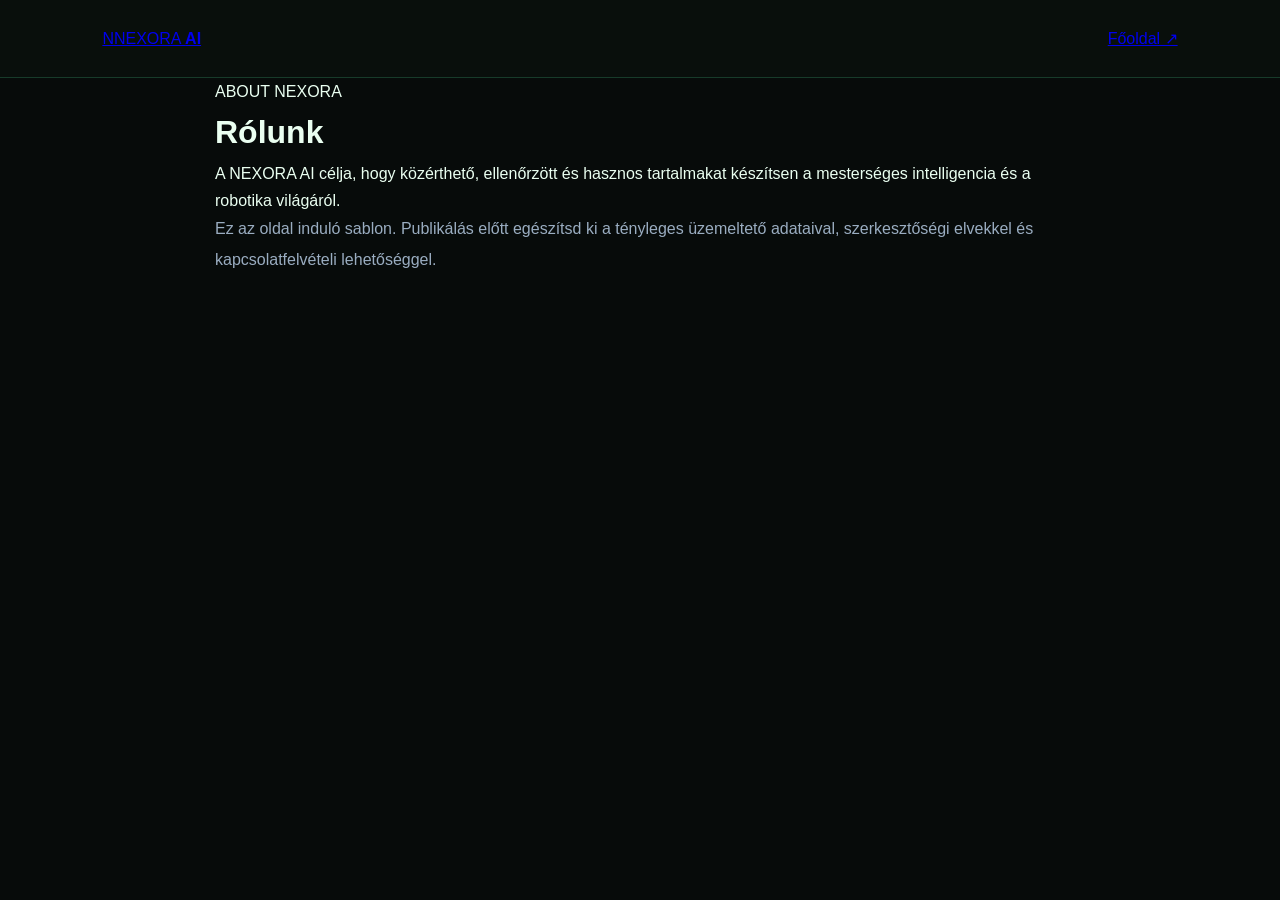
<file: about.html>
<!doctype html><html lang="hu"><head><meta charset="utf-8"><meta name="viewport" content="width=device-width,initial-scale=1"><title>Rólunk — NEXORA AI</title><link rel="stylesheet" href="styles.css"></head><body><header class="site-header"><a class="brand" href="index.html"><span class="brand-mark">N</span><span>NEXORA <b>AI</b></span></a><a class="header-cta" href="index.html">Főoldal ↗</a></header><main class="section" style="max-width:850px;margin:auto"><p class="eyebrow">ABOUT NEXORA</p><h1>Rólunk</h1><p class="hero-lead">A NEXORA AI célja, hogy közérthető, ellenőrzött és hasznos tartalmakat készítsen a mesterséges intelligencia és a robotika világáról.</p><p style="color:#9aadc1;line-height:1.9">Ez az oldal induló sablon. Publikálás előtt egészítsd ki a tényleges üzemeltető adataival, szerkesztőségi elvekkel és kapcsolatfelvételi lehetőséggel.</p></main></body></html>
</file>
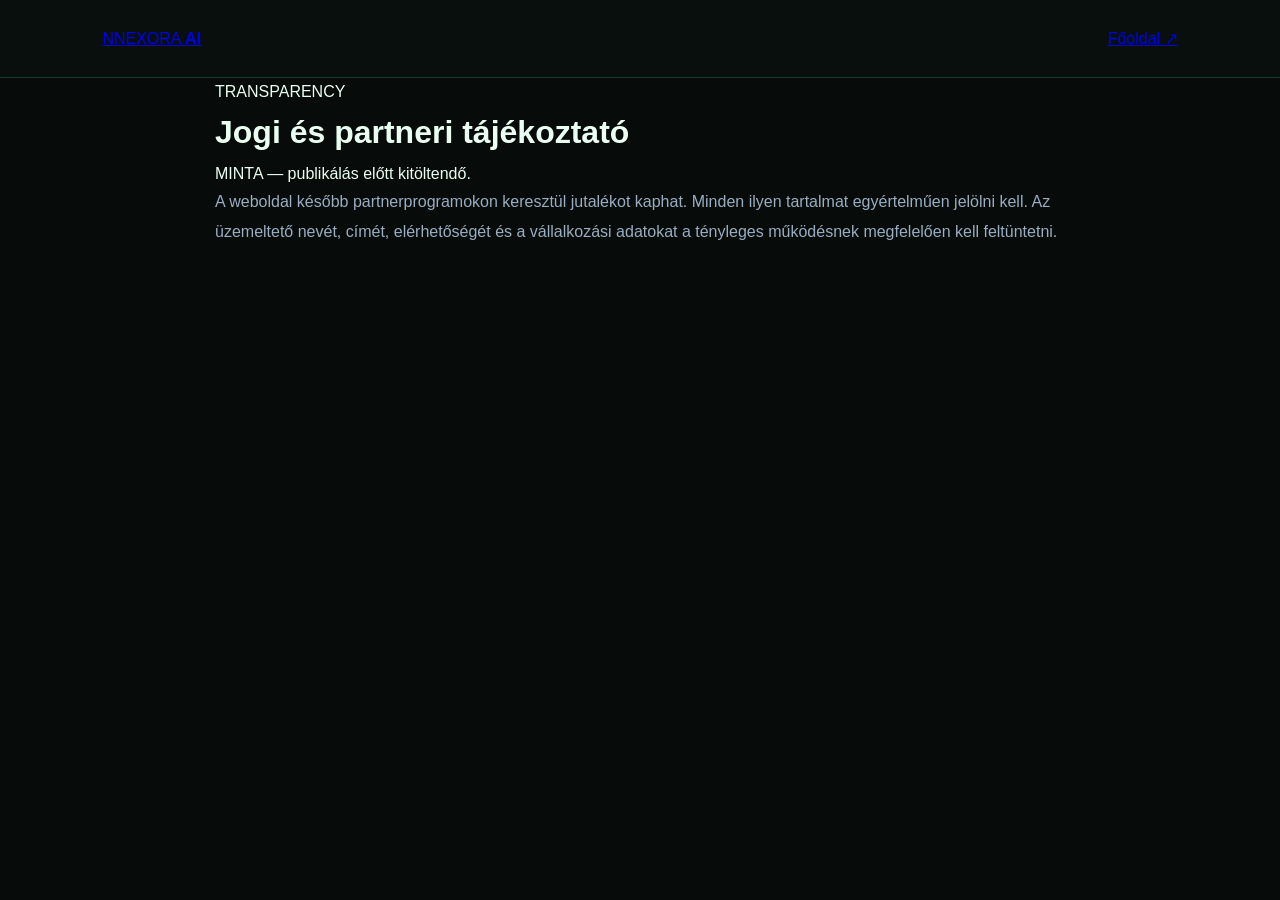
<file: disclosure.html>
<!doctype html><html lang="hu"><head><meta charset="utf-8"><meta name="viewport" content="width=device-width,initial-scale=1"><title>Jogi tájékoztató — NEXORA AI</title><link rel="stylesheet" href="styles.css"></head><body><header class="site-header"><a class="brand" href="index.html"><span class="brand-mark">N</span><span>NEXORA <b>AI</b></span></a><a class="header-cta" href="index.html">Főoldal ↗</a></header><main class="section" style="max-width:850px;margin:auto"><p class="eyebrow">TRANSPARENCY</p><h1>Jogi és partneri tájékoztató</h1><p class="hero-lead">MINTA — publikálás előtt kitöltendő.</p><p style="color:#9aadc1;line-height:1.9">A weboldal később partnerprogramokon keresztül jutalékot kaphat. Minden ilyen tartalmat egyértelműen jelölni kell. Az üzemeltető nevét, címét, elérhetőségét és a vállalkozási adatokat a tényleges működésnek megfelelően kell feltüntetni.</p></main></body></html>
</file>
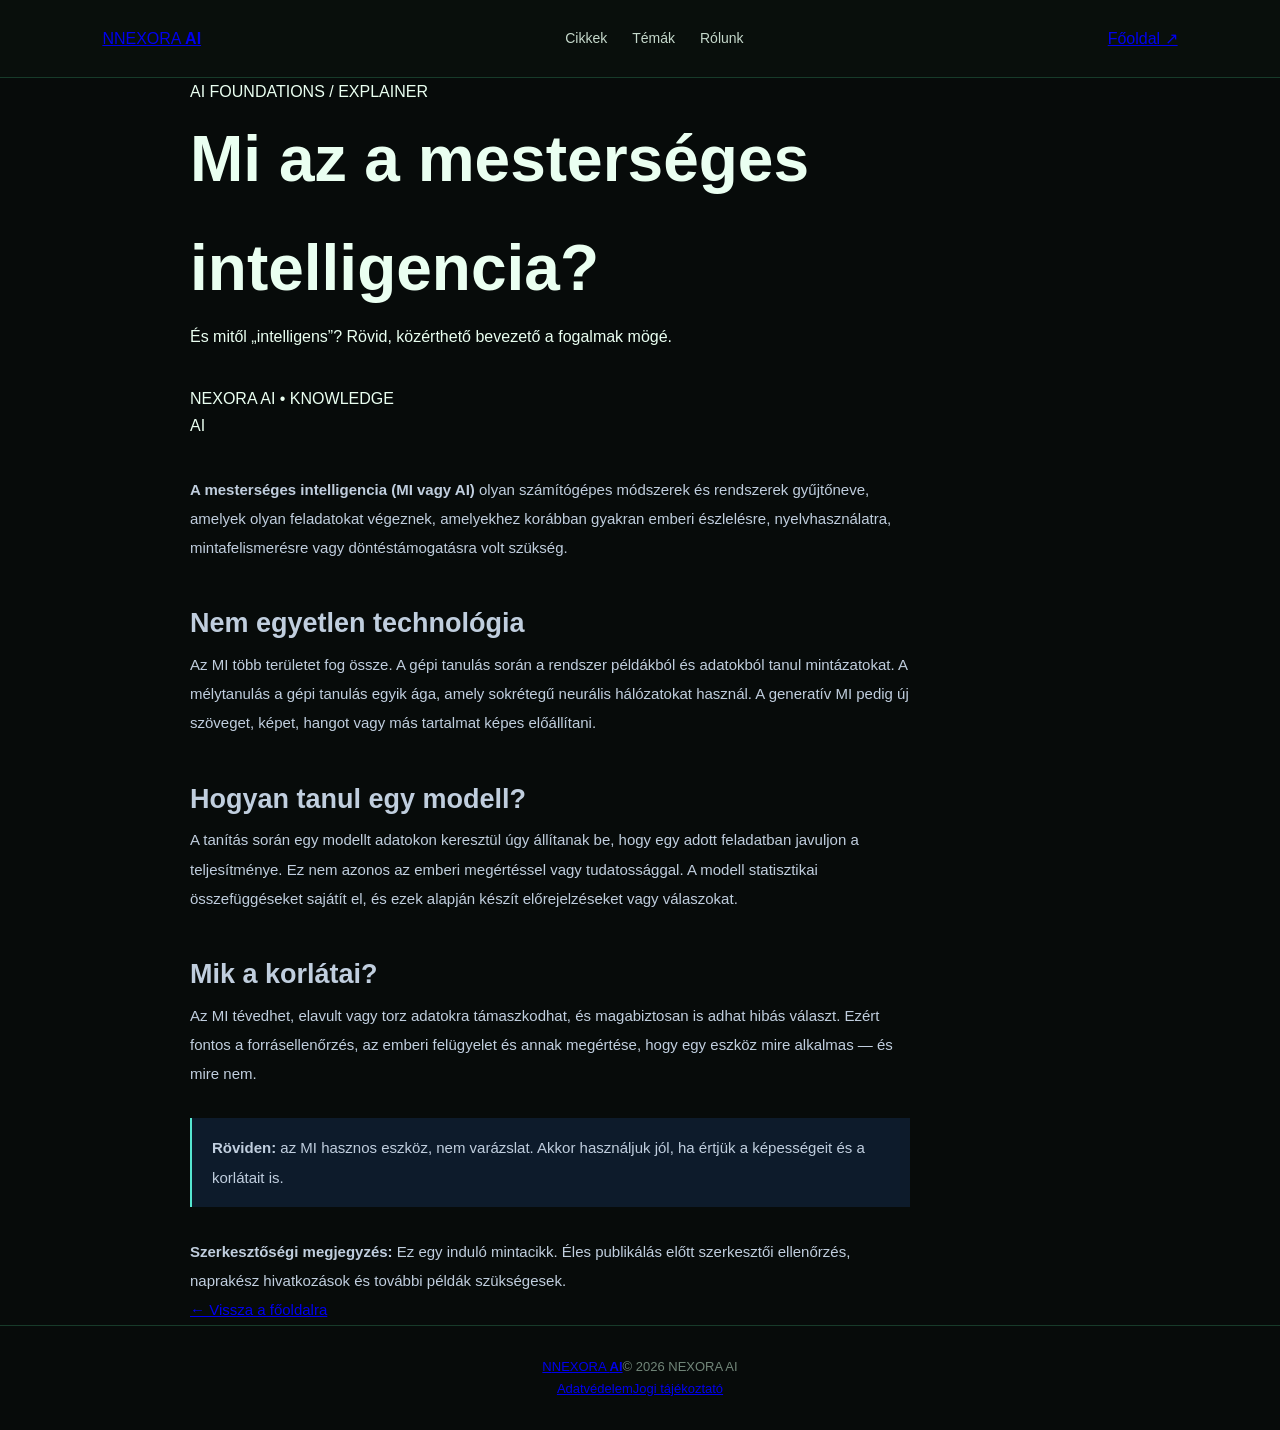
<file: mi-az-a-mesterseges-intelligencia.html>
<!doctype html>
<html lang="hu"><head><meta charset="utf-8"><meta name="viewport" content="width=device-width,initial-scale=1"><title>Mi az a mesterséges intelligencia? — NEXORA AI</title><meta name="description" content="Közérthető bevezető a mesterséges intelligenciába: modellek, tanítás és korlátok."><link rel="stylesheet" href="../styles.css"></head>
<body><header class="site-header"><a class="brand" href="../index.html"><span class="brand-mark">N</span><span>NEXORA <b>AI</b></span></a><nav><a href="../index.html#latest">Cikkek</a><a href="../index.html#topics">Témák</a><a href="../index.html#about">Rólunk</a></nav><a class="header-cta" href="../index.html">Főoldal ↗</a></header>
<main class="section" style="max-width:900px;margin:auto"><p class="eyebrow">AI FOUNDATIONS / EXPLAINER</p><h1 style="font-size:clamp(38px,6vw,64px)">Mi az a mesterséges intelligencia?</h1><p class="hero-lead">És mitől „intelligens”? Rövid, közérthető bevezető a fogalmak mögé.</p><div class="article-visual visual-ai" style="margin:35px 0"><span class="visual-label">NEXORA AI • KNOWLEDGE</span><div class="visual-orb">AI</div></div>
<div style="max-width:720px;color:#c0cede;line-height:1.95;font-size:15px">
<p><strong>A mesterséges intelligencia (MI vagy AI)</strong> olyan számítógépes módszerek és rendszerek gyűjtőneve, amelyek olyan feladatokat végeznek, amelyekhez korábban gyakran emberi észlelésre, nyelvhasználatra, mintafelismerésre vagy döntéstámogatásra volt szükség.</p>
<h2 style="font-size:27px;margin-top:35px">Nem egyetlen technológia</h2><p>Az MI több területet fog össze. A gépi tanulás során a rendszer példákból és adatokból tanul mintázatokat. A mélytanulás a gépi tanulás egyik ága, amely sokrétegű neurális hálózatokat használ. A generatív MI pedig új szöveget, képet, hangot vagy más tartalmat képes előállítani.</p>
<h2 style="font-size:27px;margin-top:35px">Hogyan tanul egy modell?</h2><p>A tanítás során egy modellt adatokon keresztül úgy állítanak be, hogy egy adott feladatban javuljon a teljesítménye. Ez nem azonos az emberi megértéssel vagy tudatossággal. A modell statisztikai összefüggéseket sajátít el, és ezek alapján készít előrejelzéseket vagy válaszokat.</p>
<h2 style="font-size:27px;margin-top:35px">Mik a korlátai?</h2><p>Az MI tévedhet, elavult vagy torz adatokra támaszkodhat, és magabiztosan is adhat hibás választ. Ezért fontos a forrásellenőrzés, az emberi felügyelet és annak megértése, hogy egy eszköz mire alkalmas — és mire nem.</p>
<div style="border-left:2px solid #55e6d0;padding:15px 20px;background:#0d1b2b;margin:30px 0"><strong>Röviden:</strong> az MI hasznos eszköz, nem varázslat. Akkor használjuk jól, ha értjük a képességeit és a korlátait is.</div>
<p><strong>Szerkesztőségi megjegyzés:</strong> Ez egy induló mintacikk. Éles publikálás előtt szerkesztői ellenőrzés, naprakész hivatkozások és további példák szükségesek.</p><p><a class="read-link" href="../index.html">← Vissza a főoldalra</a></p></div></main>
<footer><a class="brand" href="../index.html"><span class="brand-mark">N</span><span>NEXORA <b>AI</b></span></a><span>© 2026 NEXORA AI</span><div><a href="../privacy.html">Adatvédelem</a><a href="../disclosure.html">Jogi tájékoztató</a></div></footer></body></html>
</file>
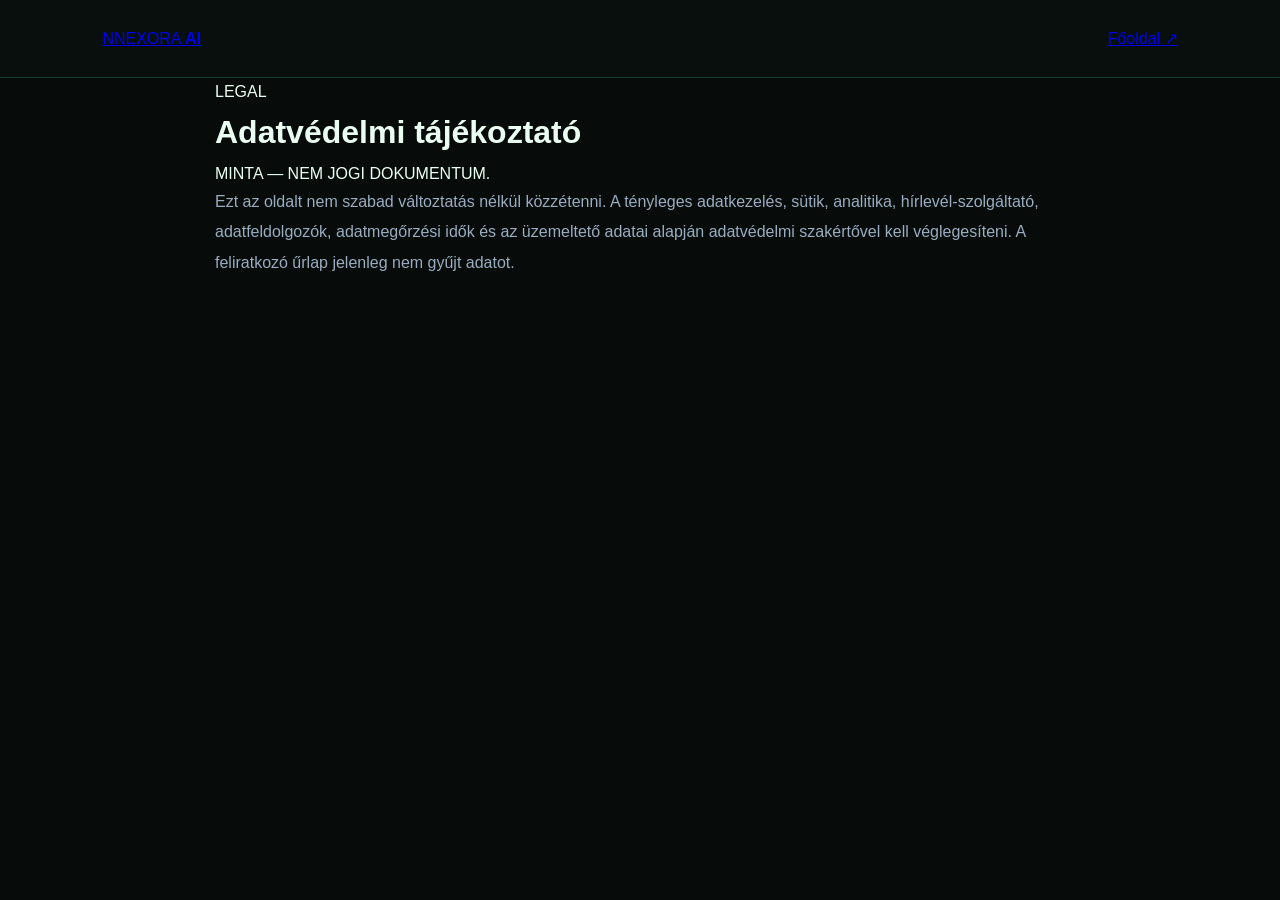
<file: privacy.html>
<!doctype html><html lang="hu"><head><meta charset="utf-8"><meta name="viewport" content="width=device-width,initial-scale=1"><title>Adatvédelem — NEXORA AI</title><link rel="stylesheet" href="styles.css"></head><body><header class="site-header"><a class="brand" href="index.html"><span class="brand-mark">N</span><span>NEXORA <b>AI</b></span></a><a class="header-cta" href="index.html">Főoldal ↗</a></header><main class="section" style="max-width:850px;margin:auto"><p class="eyebrow">LEGAL</p><h1>Adatvédelmi tájékoztató</h1><p class="hero-lead">MINTA — NEM JOGI DOKUMENTUM.</p><p style="color:#9aadc1;line-height:1.9">Ezt az oldalt nem szabad változtatás nélkül közzétenni. A tényleges adatkezelés, sütik, analitika, hírlevél-szolgáltató, adatfeldolgozók, adatmegőrzési idők és az üzemeltető adatai alapján adatvédelmi szakértővel kell véglegesíteni. A feliratkozó űrlap jelenleg nem gyűjt adatot.</p></main></body></html>
</file>
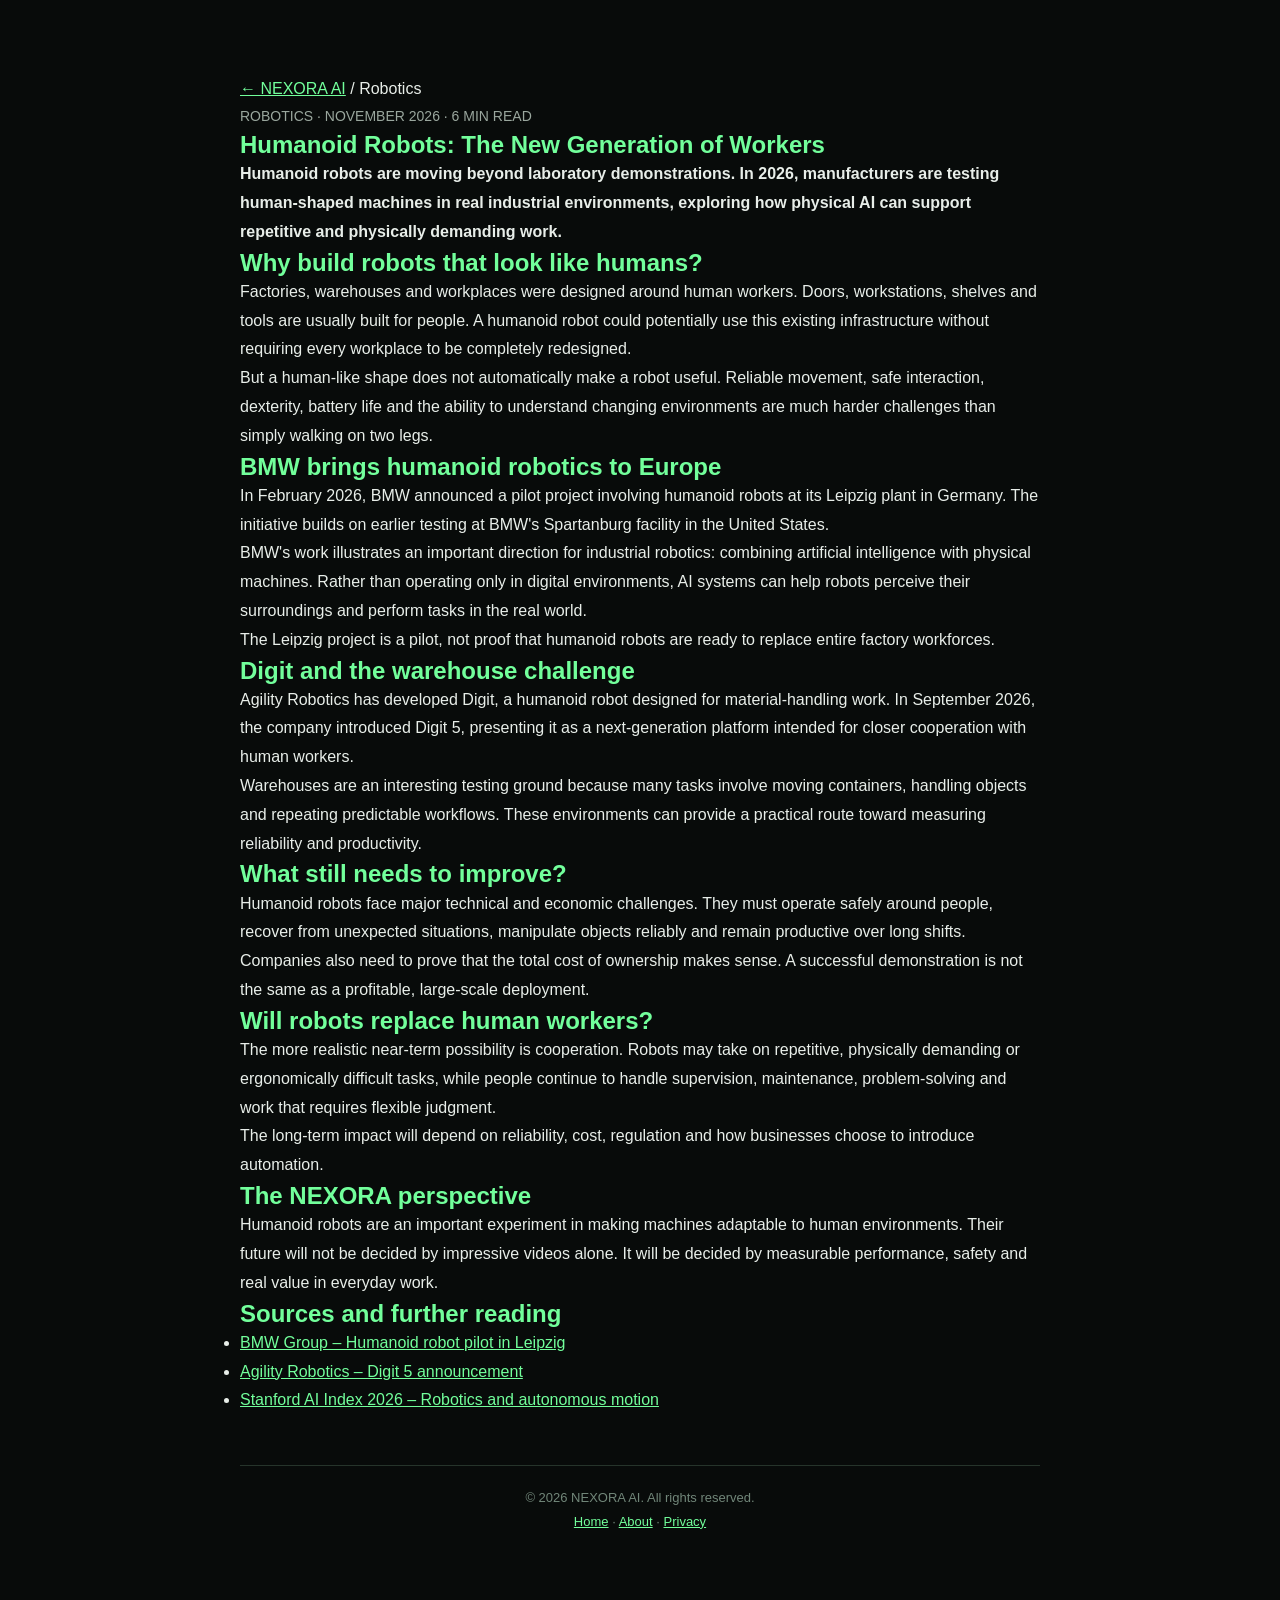
<file: articles/humanoid-robots-new-generation.html>
<!DOCTYPE html>
<html lang="en">
<head>
<meta charset="UTF-8">
<meta name="viewport" content="width=device-width, initial-scale=1.0">
<title>Humanoid Robots: The New Generation of Workers | NEXORA AI</title>
<meta name="description" content="Discover how humanoid robots are entering factories and warehouses, with real-world examples from BMW and Agility Robotics in 2026.">
<meta name="robots" content="index, follow">
<link rel="stylesheet" href="../styles.css">
<style>
body{background:#080b0a;color:#e8eee9;font-family:Arial,sans-serif;line-height:1.8;margin:0}
article{max-width:850px;margin:50px auto;padding:25px}
h1,h2{color:#72ff9b;line-height:1.3}
a{color:#72ff9b}
.meta{color:#9aa79e;font-size:14px}
.hero{width:100%;border-radius:12px;margin:20px 0}
footer{border-top:1px solid #26342b;margin-top:50px;padding-top:20px}
</style>

<!-- NEXORA SEO START -->
<link rel="canonical" href="https://csabaviski822-hub.github.io/nexora-ai/articles/humanoid-robots-new-generation.html">
<meta property="og:type" content="article">
<meta property="og:site_name" content="NEXORA AI">
<meta property="og:title" content="Humanoid Robots: The New Generation of Workers | NEXORA AI">
<meta property="og:description" content="Discover how humanoid robots are entering factories and warehouses, with real-world examples from BMW and Agility Robotics in 2026.">
<meta property="og:url" content="https://csabaviski822-hub.github.io/nexora-ai/articles/humanoid-robots-new-generation.html">
<meta name="twitter:card" content="summary">
<meta name="twitter:title" content="Humanoid Robots: The New Generation of Workers | NEXORA AI">
<meta name="twitter:description" content="Discover how humanoid robots are entering factories and warehouses, with real-world examples from BMW and Agility Robotics in 2026.">
<script type="application/ld+json">
{
  "@context": "https://schema.org",
  "@type": "BlogPosting",
  "headline": "Humanoid Robots: The New Generation of Workers | NEXORA AI",
  "description": "Discover how humanoid robots are entering factories and warehouses, with real-world examples from BMW and Agility Robotics in 2026.",
  "mainEntityOfPage": {
    "@type": "WebPage",
    "@id": "https://csabaviski822-hub.github.io/nexora-ai/articles/humanoid-robots-new-generation.html"
  },
  "publisher": {
    "@type": "Organization",
    "name": "NEXORA AI",
    "url": "https://csabaviski822-hub.github.io/nexora-ai/"
  }
}
</script>
<!-- NEXORA SEO END -->

</head>
<body>
<article>
<p><a href="../index.html">← NEXORA AI</a> / Robotics</p>
<p class="meta">ROBOTICS · NOVEMBER 2026 · 6 MIN READ</p>

<h1>Humanoid Robots: The New Generation of Workers</h1>
<p><strong>Humanoid robots are moving beyond laboratory demonstrations. In 2026, manufacturers are testing human-shaped machines in real industrial environments, exploring how physical AI can support repetitive and physically demanding work.</strong></p>

<h2>Why build robots that look like humans?</h2>
<p>Factories, warehouses and workplaces were designed around human workers. Doors, workstations, shelves and tools are usually built for people. A humanoid robot could potentially use this existing infrastructure without requiring every workplace to be completely redesigned.</p>
<p>But a human-like shape does not automatically make a robot useful. Reliable movement, safe interaction, dexterity, battery life and the ability to understand changing environments are much harder challenges than simply walking on two legs.</p>

<h2>BMW brings humanoid robotics to Europe</h2>
<p>In February 2026, BMW announced a pilot project involving humanoid robots at its Leipzig plant in Germany. The initiative builds on earlier testing at BMW's Spartanburg facility in the United States.</p>
<p>BMW's work illustrates an important direction for industrial robotics: combining artificial intelligence with physical machines. Rather than operating only in digital environments, AI systems can help robots perceive their surroundings and perform tasks in the real world.</p>
<p>The Leipzig project is a pilot, not proof that humanoid robots are ready to replace entire factory workforces.</p>

<h2>Digit and the warehouse challenge</h2>
<p>Agility Robotics has developed Digit, a humanoid robot designed for material-handling work. In September 2026, the company introduced Digit 5, presenting it as a next-generation platform intended for closer cooperation with human workers.</p>
<p>Warehouses are an interesting testing ground because many tasks involve moving containers, handling objects and repeating predictable workflows. These environments can provide a practical route toward measuring reliability and productivity.</p>

<h2>What still needs to improve?</h2>
<p>Humanoid robots face major technical and economic challenges. They must operate safely around people, recover from unexpected situations, manipulate objects reliably and remain productive over long shifts.</p>
<p>Companies also need to prove that the total cost of ownership makes sense. A successful demonstration is not the same as a profitable, large-scale deployment.</p>

<h2>Will robots replace human workers?</h2>
<p>The more realistic near-term possibility is cooperation. Robots may take on repetitive, physically demanding or ergonomically difficult tasks, while people continue to handle supervision, maintenance, problem-solving and work that requires flexible judgment.</p>
<p>The long-term impact will depend on reliability, cost, regulation and how businesses choose to introduce automation.</p>

<h2>The NEXORA perspective</h2>
<p>Humanoid robots are an important experiment in making machines adaptable to human environments. Their future will not be decided by impressive videos alone. It will be decided by measurable performance, safety and real value in everyday work.</p>

<h2>Sources and further reading</h2>
<ul>
<li><a href="https://www.press.bmwgroup.com/global/article/detail/T0455864EN/bmw-group-to-deploy-humanoid-robots-in-production-in-germany-for" target="_blank" rel="noopener">BMW Group – Humanoid robot pilot in Leipzig</a></li>
<li><a href="https://www.agilityrobotics.com/content/agility-unveils-digit-5-humanoid-robot-built-for-cooperatively-safe-work-at-scale" target="_blank" rel="noopener">Agility Robotics – Digit 5 announcement</a></li>
<li><a href="https://hai.stanford.edu/assets/files/ai_index_report_2026_chapter_2_technical.pdf" target="_blank" rel="noopener">Stanford AI Index 2026 – Robotics and autonomous motion</a></li>
</ul>

<footer>
<p>© 2026 NEXORA AI. All rights reserved.</p>
<p><a href="../index.html">Home</a> · <a href="../about.html">About</a> · <a href="../privacy.html">Privacy</a></p>
</footer>
</article>
</body>
</html>
</file>
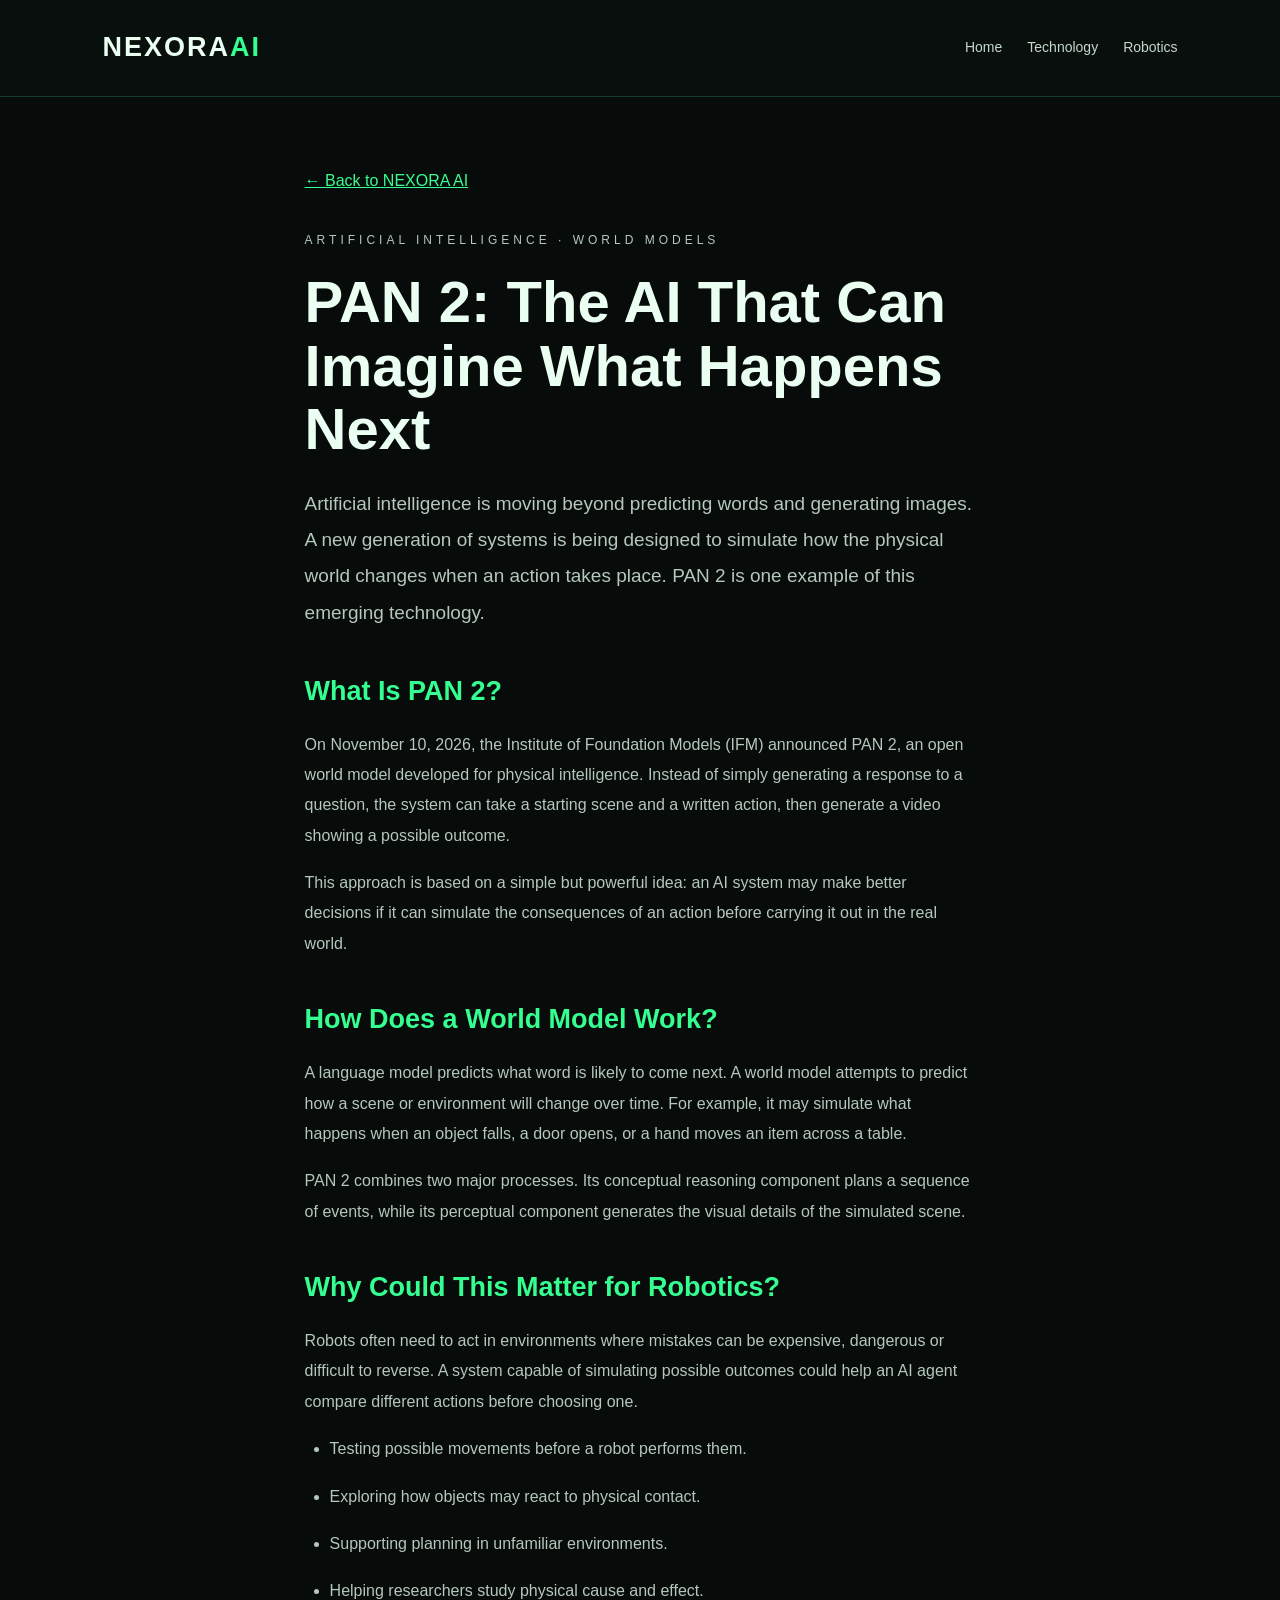
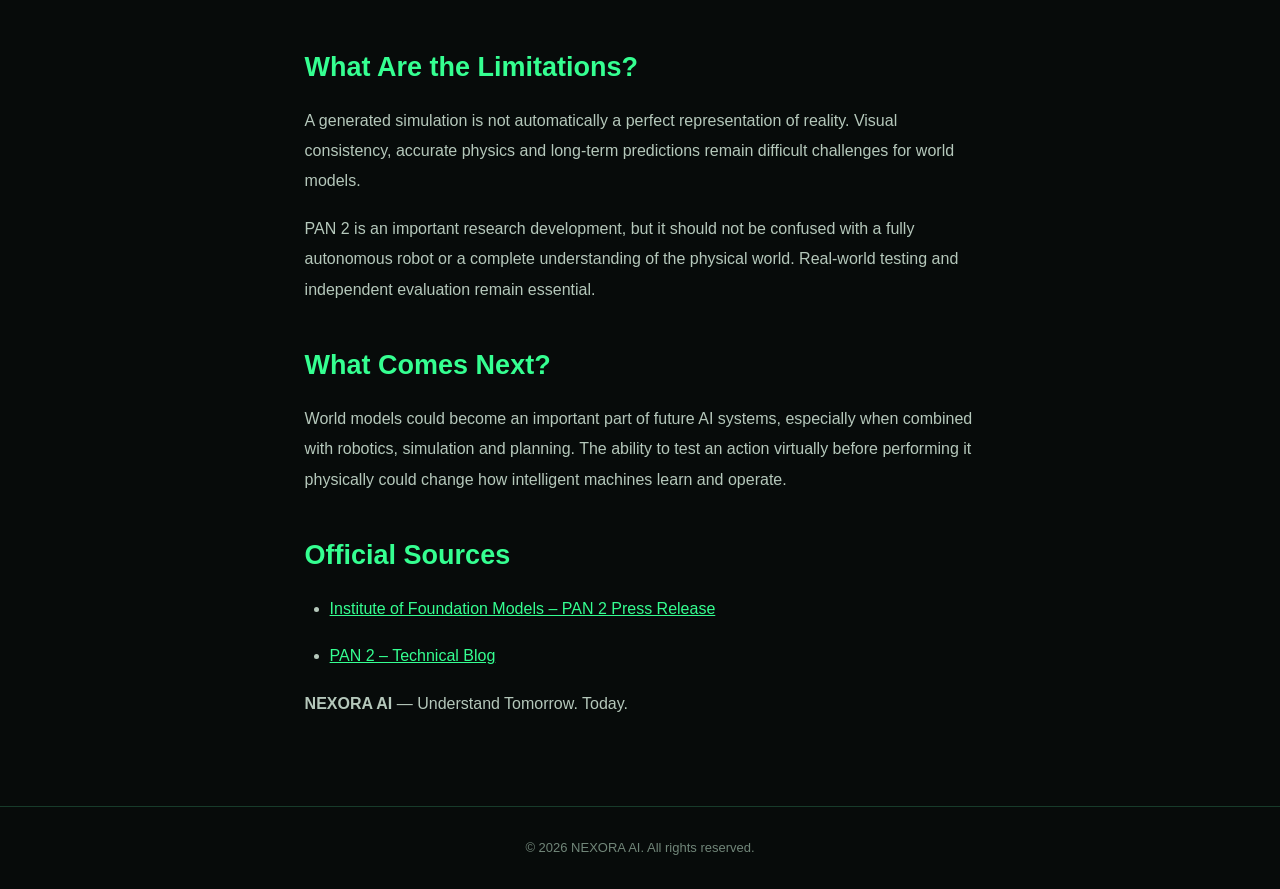
<file: articles/pan-2-world-model.html>
<!DOCTYPE html>
<html lang="en">
<head>
  <meta charset="UTF-8">
  <meta name="viewport" content="width=device-width, initial-scale=1.0">
  <meta name="description" content="PAN 2 is an open AI world model designed to simulate physical events and help AI systems predict what happens next.">
  <meta name="robots" content="index, follow">
  <title>PAN 2: An AI That Simulates the Physical World | NEXORA AI</title>
  <link rel="stylesheet" href="../styles.css">
  <style>
    .article{max-width:850px;margin:auto;padding:70px 7%}
    .article .tag{margin-bottom:18px}
    .article h1{font-size:clamp(36px,6vw,58px);line-height:1.1;margin-bottom:25px}
    .article h2{color:#35ff91;margin:38px 0 15px;font-size:27px}
    .article p,.article li{color:#b5c8bb;margin-bottom:17px;line-height:1.9}
    .article a{color:#35ff91}
    .article ul{padding-left:25px}
    .article .intro{font-size:19px}
    .article .back{display:inline-block;margin-bottom:35px}
  </style>

<!-- NEXORA SEO START -->
<link rel="canonical" href="https://csabaviski822-hub.github.io/nexora-ai/articles/pan-2-world-model.html">
<meta property="og:type" content="article">
<meta property="og:site_name" content="NEXORA AI">
<meta property="og:title" content="PAN 2: An AI That Simulates the Physical World | NEXORA AI">
<meta property="og:description" content="PAN 2 is an open AI world model designed to simulate physical events and help AI systems predict what happens next.">
<meta property="og:url" content="https://csabaviski822-hub.github.io/nexora-ai/articles/pan-2-world-model.html">
<meta name="twitter:card" content="summary">
<meta name="twitter:title" content="PAN 2: An AI That Simulates the Physical World | NEXORA AI">
<meta name="twitter:description" content="PAN 2 is an open AI world model designed to simulate physical events and help AI systems predict what happens next.">
<script type="application/ld+json">
{
  "@context": "https://schema.org",
  "@type": "BlogPosting",
  "headline": "PAN 2: An AI That Simulates the Physical World | NEXORA AI",
  "description": "PAN 2 is an open AI world model designed to simulate physical events and help AI systems predict what happens next.",
  "mainEntityOfPage": {
    "@type": "WebPage",
    "@id": "https://csabaviski822-hub.github.io/nexora-ai/articles/pan-2-world-model.html"
  },
  "publisher": {
    "@type": "Organization",
    "name": "NEXORA AI",
    "url": "https://csabaviski822-hub.github.io/nexora-ai/"
  }
}
</script>
<!-- NEXORA SEO END -->

</head>
<body>
<header>
  <h2><a href="../index.html" style="color:inherit;text-decoration:none">NEXORA<span>AI</span></a></h2>
  <nav>
    <a href="../index.html">Home</a>
    <a href="../index.html#technology">Technology</a>
    <a href="../index.html#robotics">Robotics</a>
  </nav>
</header>

<main class="article">
  <a class="back" href="../index.html">← Back to NEXORA AI</a>
  <p class="tag">ARTIFICIAL INTELLIGENCE · WORLD MODELS</p>

  <h1>PAN 2: The AI That Can Imagine What Happens Next</h1>

  <p class="intro">
    Artificial intelligence is moving beyond predicting words and generating images.
    A new generation of systems is being designed to simulate how the physical world
    changes when an action takes place. PAN 2 is one example of this emerging technology.
  </p>

  <h2>What Is PAN 2?</h2>
  <p>
    On November 10, 2026, the Institute of Foundation Models (IFM) announced PAN 2,
    an open world model developed for physical intelligence. Instead of simply
    generating a response to a question, the system can take a starting scene and
    a written action, then generate a video showing a possible outcome.
  </p>
  <p>
    This approach is based on a simple but powerful idea: an AI system may make
    better decisions if it can simulate the consequences of an action before
    carrying it out in the real world.
  </p>

  <h2>How Does a World Model Work?</h2>
  <p>
    A language model predicts what word is likely to come next. A world model
    attempts to predict how a scene or environment will change over time.
    For example, it may simulate what happens when an object falls, a door opens,
    or a hand moves an item across a table.
  </p>
  <p>
    PAN 2 combines two major processes. Its conceptual reasoning component
    plans a sequence of events, while its perceptual component generates the
    visual details of the simulated scene.
  </p>

  <h2>Why Could This Matter for Robotics?</h2>
  <p>
    Robots often need to act in environments where mistakes can be expensive,
    dangerous or difficult to reverse. A system capable of simulating possible
    outcomes could help an AI agent compare different actions before choosing one.
  </p>
  <ul>
    <li>Testing possible movements before a robot performs them.</li>
    <li>Exploring how objects may react to physical contact.</li>
    <li>Supporting planning in unfamiliar environments.</li>
    <li>Helping researchers study physical cause and effect.</li>
  </ul>

  <h2>What Are the Limitations?</h2>
  <p>
    A generated simulation is not automatically a perfect representation of
    reality. Visual consistency, accurate physics and long-term predictions
    remain difficult challenges for world models.
  </p>
  <p>
    PAN 2 is an important research development, but it should not be confused
    with a fully autonomous robot or a complete understanding of the physical world.
    Real-world testing and independent evaluation remain essential.
  </p>

  <h2>What Comes Next?</h2>
  <p>
    World models could become an important part of future AI systems, especially
    when combined with robotics, simulation and planning. The ability to test
    an action virtually before performing it physically could change how intelligent
    machines learn and operate.
  </p>

  <h2>Official Sources</h2>
  <ul>
    <li><a href="https://ifm.ai/pan2/press-release/" target="_blank" rel="noopener">Institute of Foundation Models – PAN 2 Press Release</a></li>
    <li><a href="https://ifm.ai/blog/pan2/" target="_blank" rel="noopener">PAN 2 – Technical Blog</a></li>
  </ul>

  <p><strong>NEXORA AI</strong> — Understand Tomorrow. Today.</p>
</main>

<footer><p>© 2026 NEXORA AI. All rights reserved.</p></footer>
</body>
</html>
</file>
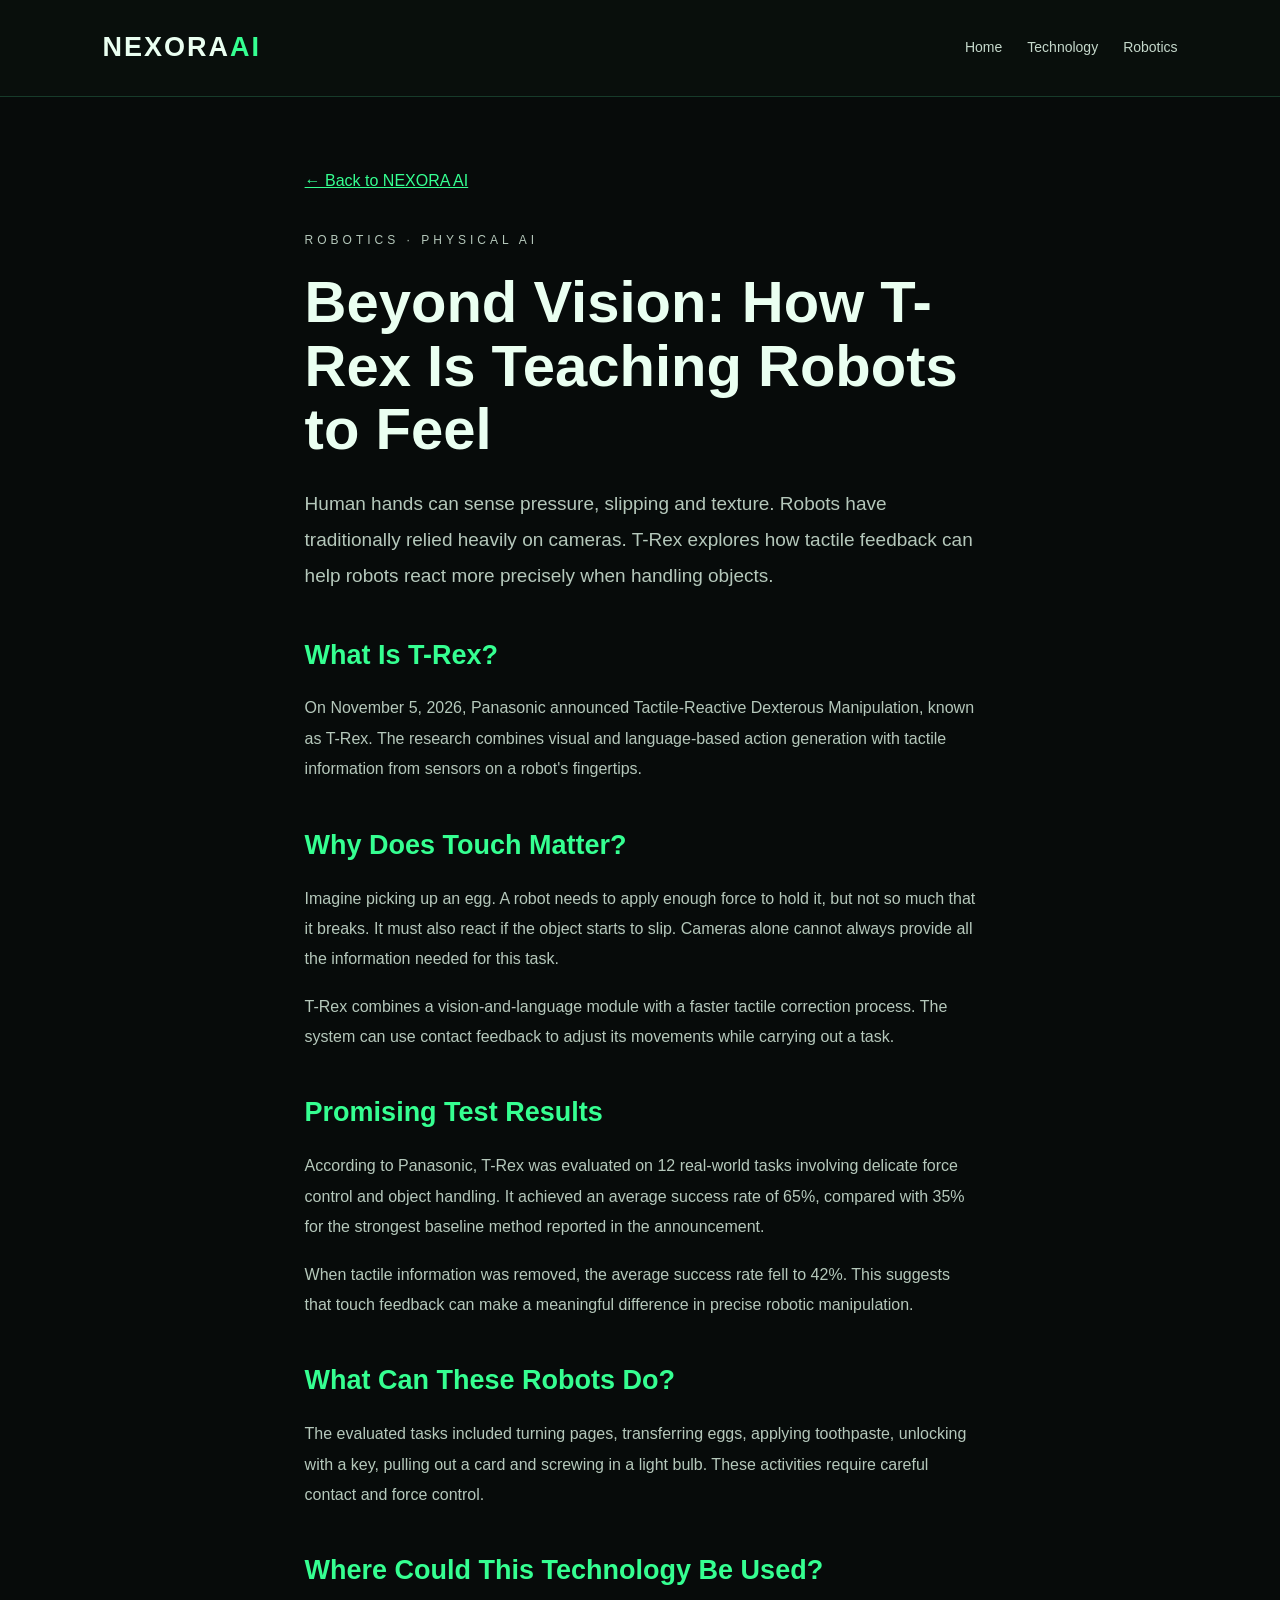
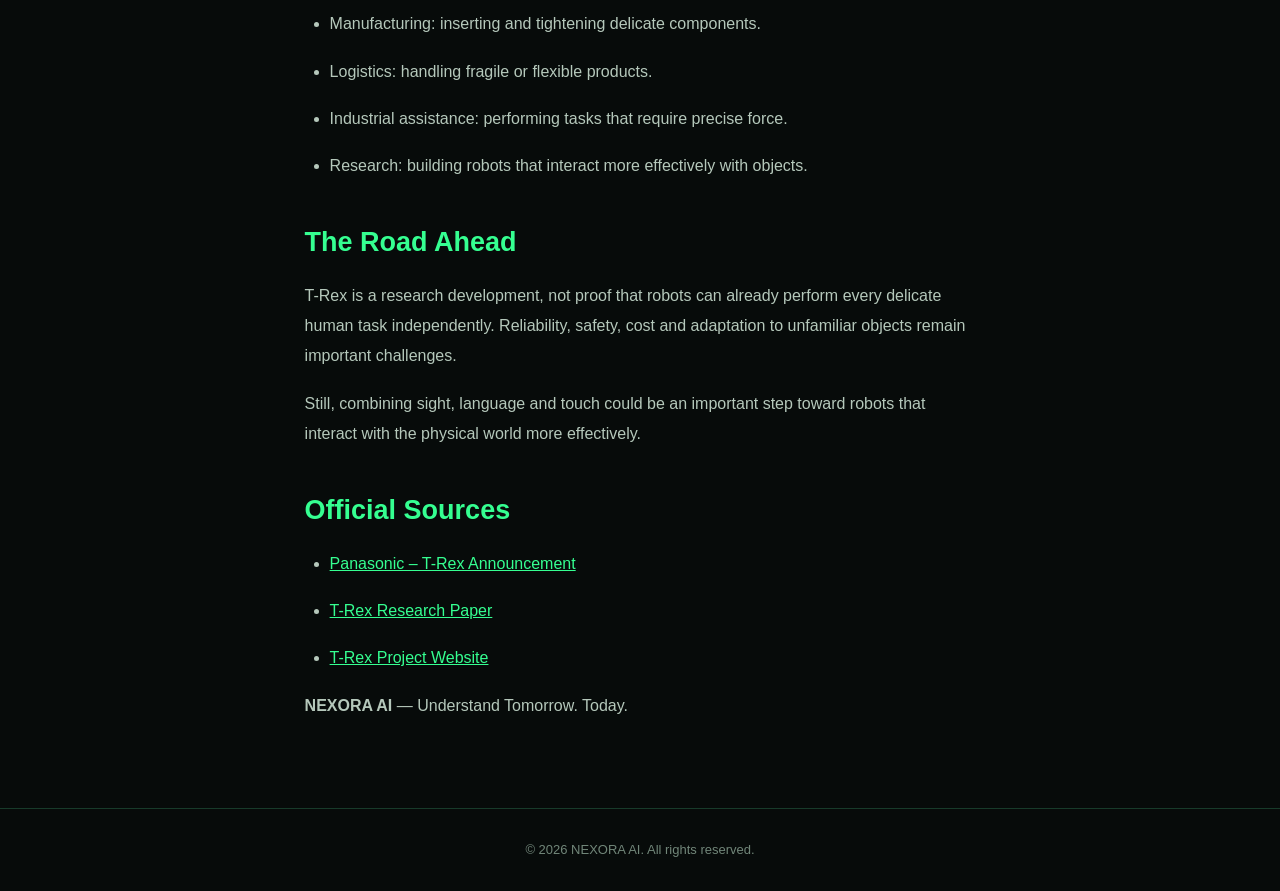
<file: articles/trex-robot-touch.html>
<!DOCTYPE html>
<html lang="en">
<head>
  <meta charset="UTF-8">
  <meta name="viewport" content="width=device-width, initial-scale=1.0">
  <meta name="description" content="Discover how T-Rex combines vision, language and tactile feedback to help robots handle delicate objects.">
  <meta name="robots" content="index, follow">
  <title>T-Rex: The Robot AI That Can Feel | NEXORA AI</title>
  <link rel="stylesheet" href="../styles.css">
  <style>
    .article{max-width:850px;margin:auto;padding:70px 7%}
    .article .tag{margin-bottom:18px}
    .article h1{font-size:clamp(36px,6vw,58px);line-height:1.1;margin-bottom:25px}
    .article h2{color:#35ff91;margin:38px 0 15px;font-size:27px}
    .article p,.article li{color:#b5c8bb;margin-bottom:17px;line-height:1.9}
    .article a{color:#35ff91}
    .article ul{padding-left:25px}
    .article .intro{font-size:19px}
    .article .back{display:inline-block;margin-bottom:35px}
  </style>

<!-- NEXORA SEO START -->
<link rel="canonical" href="https://csabaviski822-hub.github.io/nexora-ai/articles/trex-robot-touch.html">
<meta property="og:type" content="article">
<meta property="og:site_name" content="NEXORA AI">
<meta property="og:title" content="T-Rex: The Robot AI That Can Feel | NEXORA AI">
<meta property="og:description" content="Discover how T-Rex combines vision, language and tactile feedback to help robots handle delicate objects.">
<meta property="og:url" content="https://csabaviski822-hub.github.io/nexora-ai/articles/trex-robot-touch.html">
<meta name="twitter:card" content="summary">
<meta name="twitter:title" content="T-Rex: The Robot AI That Can Feel | NEXORA AI">
<meta name="twitter:description" content="Discover how T-Rex combines vision, language and tactile feedback to help robots handle delicate objects.">
<script type="application/ld+json">
{
  "@context": "https://schema.org",
  "@type": "BlogPosting",
  "headline": "T-Rex: The Robot AI That Can Feel | NEXORA AI",
  "description": "Discover how T-Rex combines vision, language and tactile feedback to help robots handle delicate objects.",
  "mainEntityOfPage": {
    "@type": "WebPage",
    "@id": "https://csabaviski822-hub.github.io/nexora-ai/articles/trex-robot-touch.html"
  },
  "publisher": {
    "@type": "Organization",
    "name": "NEXORA AI",
    "url": "https://csabaviski822-hub.github.io/nexora-ai/"
  }
}
</script>
<!-- NEXORA SEO END -->

</head>
<body>
<header>
  <h2><a href="../index.html" style="color:inherit;text-decoration:none">NEXORA<span>AI</span></a></h2>
  <nav>
    <a href="../index.html">Home</a>
    <a href="../index.html#technology">Technology</a>
    <a href="../index.html#robotics">Robotics</a>
  </nav>
</header>
<main class="article">
  <a class="back" href="../index.html">← Back to NEXORA AI</a>
  <p class="tag">ROBOTICS · PHYSICAL AI</p>
  <h1>Beyond Vision: How T-Rex Is Teaching Robots to Feel</h1>

  <p class="intro">
    Human hands can sense pressure, slipping and texture. Robots have traditionally
    relied heavily on cameras. T-Rex explores how tactile feedback can help robots
    react more precisely when handling objects.
  </p>

  <h2>What Is T-Rex?</h2>
  <p>
    On November 5, 2026, Panasonic announced Tactile-Reactive Dexterous
    Manipulation, known as T-Rex. The research combines visual and language-based
    action generation with tactile information from sensors on a robot's fingertips.
  </p>

  <h2>Why Does Touch Matter?</h2>
  <p>
    Imagine picking up an egg. A robot needs to apply enough force to hold it,
    but not so much that it breaks. It must also react if the object starts to slip.
    Cameras alone cannot always provide all the information needed for this task.
  </p>
  <p>
    T-Rex combines a vision-and-language module with a faster tactile correction
    process. The system can use contact feedback to adjust its movements while
    carrying out a task.
  </p>

  <h2>Promising Test Results</h2>
  <p>
    According to Panasonic, T-Rex was evaluated on 12 real-world tasks involving
    delicate force control and object handling. It achieved an average success
    rate of 65%, compared with 35% for the strongest baseline method reported
    in the announcement.
  </p>
  <p>
    When tactile information was removed, the average success rate fell to 42%.
    This suggests that touch feedback can make a meaningful difference in
    precise robotic manipulation.
  </p>

  <h2>What Can These Robots Do?</h2>
  <p>
    The evaluated tasks included turning pages, transferring eggs, applying
    toothpaste, unlocking with a key, pulling out a card and screwing in a
    light bulb. These activities require careful contact and force control.
  </p>

  <h2>Where Could This Technology Be Used?</h2>
  <ul>
    <li>Manufacturing: inserting and tightening delicate components.</li>
    <li>Logistics: handling fragile or flexible products.</li>
    <li>Industrial assistance: performing tasks that require precise force.</li>
    <li>Research: building robots that interact more effectively with objects.</li>
  </ul>

  <h2>The Road Ahead</h2>
  <p>
    T-Rex is a research development, not proof that robots can already perform
    every delicate human task independently. Reliability, safety, cost and
    adaptation to unfamiliar objects remain important challenges.
  </p>
  <p>
    Still, combining sight, language and touch could be an important step toward
    robots that interact with the physical world more effectively.
  </p>

  <h2>Official Sources</h2>
  <ul>
    <li><a href="https://news.panasonic.com/global/press/en261105-2" target="_blank" rel="noopener">Panasonic – T-Rex Announcement</a></li>
    <li><a href="https://arxiv.org/abs/2606.17055" target="_blank" rel="noopener">T-Rex Research Paper</a></li>
    <li><a href="https://tactile-reactive-dexterous.github.io/" target="_blank" rel="noopener">T-Rex Project Website</a></li>
  </ul>
  <p><strong>NEXORA AI</strong> — Understand Tomorrow. Today.</p>
</main>
<footer><p>© 2026 NEXORA AI. All rights reserved.</p></footer>
</body>
</html>
</file>
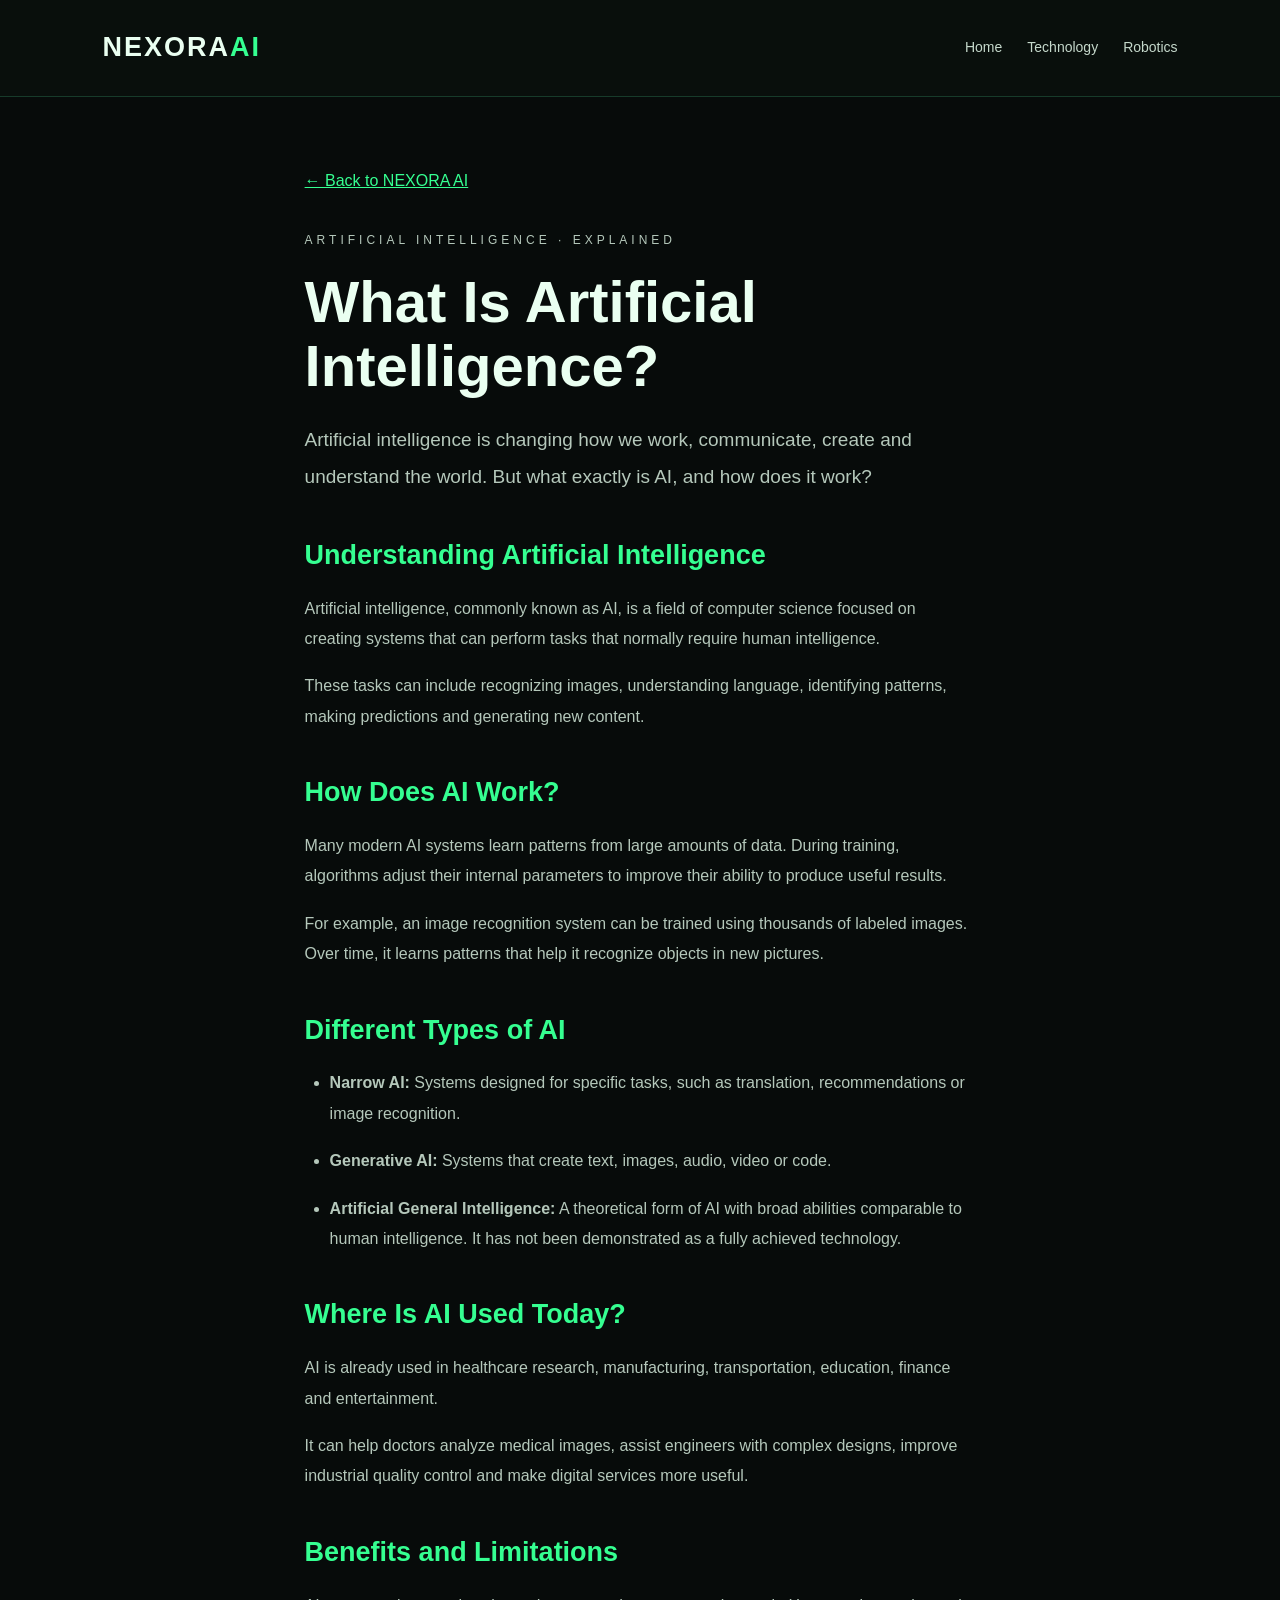
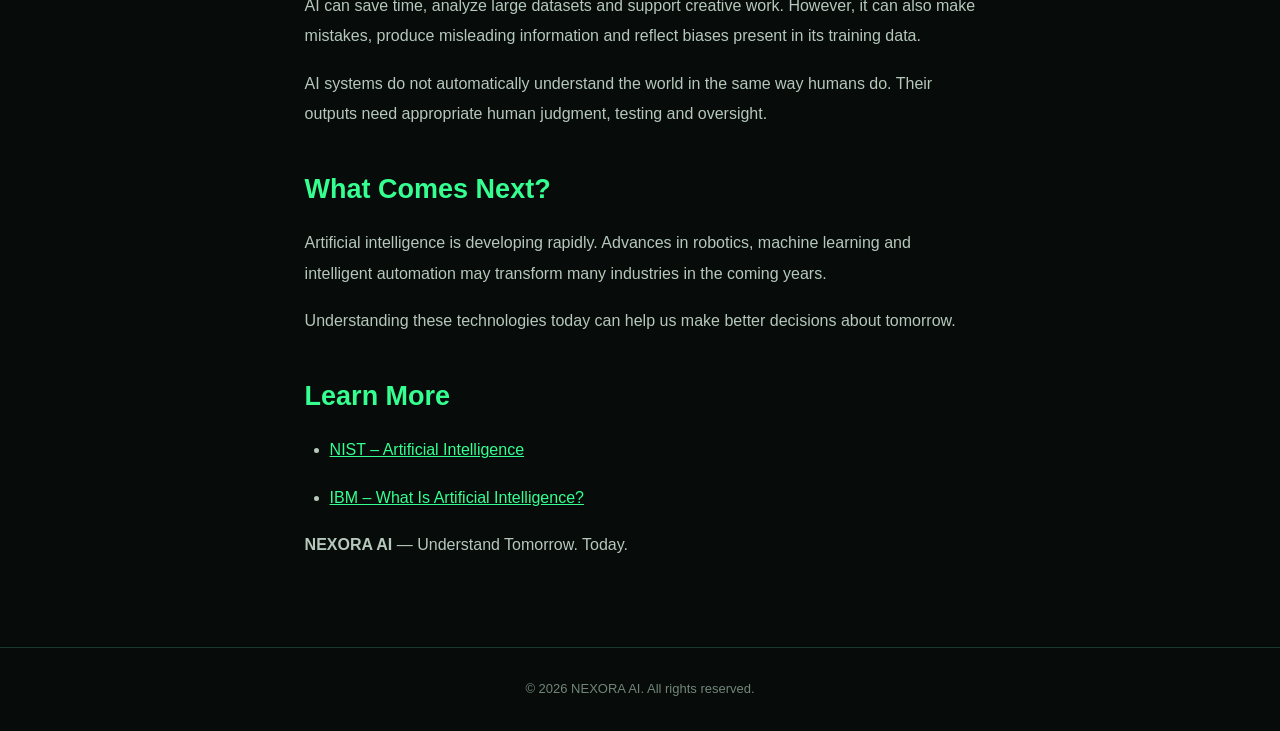
<file: articles/what-is-artificial-intelligence.html>
<!DOCTYPE html>
<html lang="en">
<head>
  <meta charset="UTF-8">
  <meta name="viewport" content="width=device-width, initial-scale=1.0">
  <meta name="description" content="Discover what artificial intelligence is, how AI works, its real-world applications, benefits and limitations.">
  <meta name="robots" content="index, follow">
  <title>What Is Artificial Intelligence? A Beginner's Guide | NEXORA AI</title>
  <link rel="stylesheet" href="../styles.css">
  <style>
    .article {
      max-width: 850px;
      margin: auto;
      padding: 70px 7%;
    }
    .article .tag { margin-bottom: 18px; }
    .article h1 {
      font-size: clamp(36px, 6vw, 58px);
      line-height: 1.1;
      margin-bottom: 25px;
    }
    .article h2 {
      color: #35ff91;
      margin: 38px 0 15px;
      font-size: 27px;
    }
    .article p, .article li {
      color: #b5c8bb;
      margin-bottom: 17px;
      line-height: 1.9;
    }
    .article a { color: #35ff91; }
    .article ul { padding-left: 25px; }
    .article .intro { font-size: 19px; }
    .article .back { display: inline-block; margin-bottom: 35px; }
  </style>

<!-- NEXORA SEO START -->
<link rel="canonical" href="https://csabaviski822-hub.github.io/nexora-ai/articles/what-is-artificial-intelligence.html">
<meta property="og:type" content="article">
<meta property="og:site_name" content="NEXORA AI">
<meta property="og:title" content="What Is Artificial Intelligence? A Beginner&#x27;s Guide | NEXORA AI">
<meta property="og:description" content="Discover what artificial intelligence is, how AI works, its real-world applications, benefits and limitations.">
<meta property="og:url" content="https://csabaviski822-hub.github.io/nexora-ai/articles/what-is-artificial-intelligence.html">
<meta name="twitter:card" content="summary">
<meta name="twitter:title" content="What Is Artificial Intelligence? A Beginner&#x27;s Guide | NEXORA AI">
<meta name="twitter:description" content="Discover what artificial intelligence is, how AI works, its real-world applications, benefits and limitations.">
<script type="application/ld+json">
{
  "@context": "https://schema.org",
  "@type": "BlogPosting",
  "headline": "What Is Artificial Intelligence? A Beginner's Guide | NEXORA AI",
  "description": "Discover what artificial intelligence is, how AI works, its real-world applications, benefits and limitations.",
  "mainEntityOfPage": {
    "@type": "WebPage",
    "@id": "https://csabaviski822-hub.github.io/nexora-ai/articles/what-is-artificial-intelligence.html"
  },
  "publisher": {
    "@type": "Organization",
    "name": "NEXORA AI",
    "url": "https://csabaviski822-hub.github.io/nexora-ai/"
  }
}
</script>
<!-- NEXORA SEO END -->

</head>
<body>

<header>
  <h2><a href="../index.html" style="color:inherit;text-decoration:none">NEXORA<span>AI</span></a></h2>
  <nav>
    <a href="../index.html">Home</a>
    <a href="../index.html#technology">Technology</a>
    <a href="../index.html#robotics">Robotics</a>
  </nav>
</header>

<main class="article">
  <a class="back" href="../index.html">← Back to NEXORA AI</a>

  <p class="tag">ARTIFICIAL INTELLIGENCE · EXPLAINED</p>

  <h1>What Is Artificial Intelligence?</h1>

  <p class="intro">
    Artificial intelligence is changing how we work, communicate,
    create and understand the world. But what exactly is AI,
    and how does it work?
  </p>

  <h2>Understanding Artificial Intelligence</h2>

  <p>
    Artificial intelligence, commonly known as AI, is a field of
    computer science focused on creating systems that can perform
    tasks that normally require human intelligence.
  </p>

  <p>
    These tasks can include recognizing images, understanding
    language, identifying patterns, making predictions and
    generating new content.
  </p>

  <h2>How Does AI Work?</h2>

  <p>
    Many modern AI systems learn patterns from large amounts of data.
    During training, algorithms adjust their internal parameters
    to improve their ability to produce useful results.
  </p>

  <p>
    For example, an image recognition system can be trained using
    thousands of labeled images. Over time, it learns patterns
    that help it recognize objects in new pictures.
  </p>

  <h2>Different Types of AI</h2>

  <ul>
    <li><strong>Narrow AI:</strong> Systems designed for specific
    tasks, such as translation, recommendations or image recognition.</li>
    <li><strong>Generative AI:</strong> Systems that create text,
    images, audio, video or code.</li>
    <li><strong>Artificial General Intelligence:</strong> A
    theoretical form of AI with broad abilities comparable to
    human intelligence. It has not been demonstrated as a
    fully achieved technology.</li>
  </ul>

  <h2>Where Is AI Used Today?</h2>

  <p>
    AI is already used in healthcare research, manufacturing,
    transportation, education, finance and entertainment.
  </p>

  <p>
    It can help doctors analyze medical images, assist engineers
    with complex designs, improve industrial quality control
    and make digital services more useful.
  </p>

  <h2>Benefits and Limitations</h2>

  <p>
    AI can save time, analyze large datasets and support creative
    work. However, it can also make mistakes, produce misleading
    information and reflect biases present in its training data.
  </p>

  <p>
    AI systems do not automatically understand the world in the
    same way humans do. Their outputs need appropriate human
    judgment, testing and oversight.
  </p>

  <h2>What Comes Next?</h2>

  <p>
    Artificial intelligence is developing rapidly. Advances in
    robotics, machine learning and intelligent automation may
    transform many industries in the coming years.
  </p>

  <p>
    Understanding these technologies today can help us make
    better decisions about tomorrow.
  </p>

  <h2>Learn More</h2>

  <ul>
    <li><a href="https://www.nist.gov/artificial-intelligence"
    target="_blank" rel="noopener">NIST – Artificial Intelligence</a></li>
    <li><a href="https://www.ibm.com/think/topics/artificial-intelligence"
    target="_blank" rel="noopener">IBM – What Is Artificial Intelligence?</a></li>
  </ul>

  <p><strong>NEXORA AI</strong> — Understand Tomorrow. Today.</p>
</main>

<footer>
  <p>© 2026 NEXORA AI. All rights reserved.</p>
</footer>

</body>
</html>
</file>
<file: styles.css>
* {
    margin: 0;
    padding: 0;
    box-sizing: border-box;
}

html {
    scroll-behavior: smooth;
}

body {
    background: #070b0a;
    color: #eafff1;
    font-family: Arial, sans-serif;
    line-height: 1.7;
}

header {
    display: flex;
    justify-content: space-between;
    align-items: center;
    padding: 25px 8%;
    border-bottom: 1px solid #173b2a;
    background: #090f0c;
}

header h2 {
    font-size: 27px;
    letter-spacing: 2px;
}

header h2 span,
.hero h1 span {
    color: #35ff91;
}

nav {
    display: flex;
    gap: 25px;
}

nav a {
    color: #c5d8cb;
    text-decoration: none;
    font-size: 14px;
    transition: 0.3s;
}

nav a:hover {
    color: #35ff91;
}

.hero {
    min-height: 650px;
    padding: 130px 10%;
    display: flex;
    flex-direction: column;
    justify-content: center;
    background:
    radial-gradient(ellipse at 80% 40%, #123b2860, transparent 55%),
    #070b0a;
}

.tag {
    color: #35ff91;
    letter-spacing: 4px;
    font-size: 12px;
    margin-bottom: 25px;
}

.hero h1 {
    font-size: clamp(45px, 8vw, 90px);
    line-height: 1.05;
    letter-spacing: -3px;
    margin-bottom: 25px;
}

.hero p:not(.tag) {
    color: #9aafa1;
    max-width: 520px;
    margin-bottom: 30px;
}

.button {
    display: inline-block;
    width: fit-content;
    padding: 14px 27px;
    background: #35ff91;
    color: #061009;
    text-decoration: none;
    font-weight: bold;
    border-radius: 5px;
    transition: 0.3s;
}

.button:hover {
    background: #a1ffc5;
    transform: translateY(-3px);
}

section:not(.hero) {
    padding: 90px 10%;
}

section h2 {
    font-size: 35px;
    margin-bottom: 35px;
}

.cards {
    display: grid;
    grid-template-columns: repeat(3, 1fr);
    gap: 20px;
}

.cards article {
    background: #0d1711;
    border: 1px solid #1c4530;
    padding: 30px;
    border-radius: 10px;
    transition: 0.3s;
}

.cards article:hover {
    border-color: #35ff91;
    transform: translateY(-5px);
}

.cards h3 {
    color: #35ff91;
    margin-bottom: 15px;
}

.cards p,
#about p {
    color: #9aafa1;
}

footer {
    text-align: center;
    padding: 30px;
    border-top: 1px solid #173b2a;
    color: #718679;
    font-size: 13px;
}

@media (max-width: 700px) {
    header {
        flex-direction: column;
        gap: 15px;
    }

    nav {
        gap: 12px;
        flex-wrap: wrap;
        justify-content: center;
    }

    .hero {
        min-height: 550px;
        padding: 90px 7%;
    }

    .cards {
        grid-template-columns: 1fr;
    }

    section:not(.hero) {
        padding: 65px 7%;
    }
}
0
</file>
